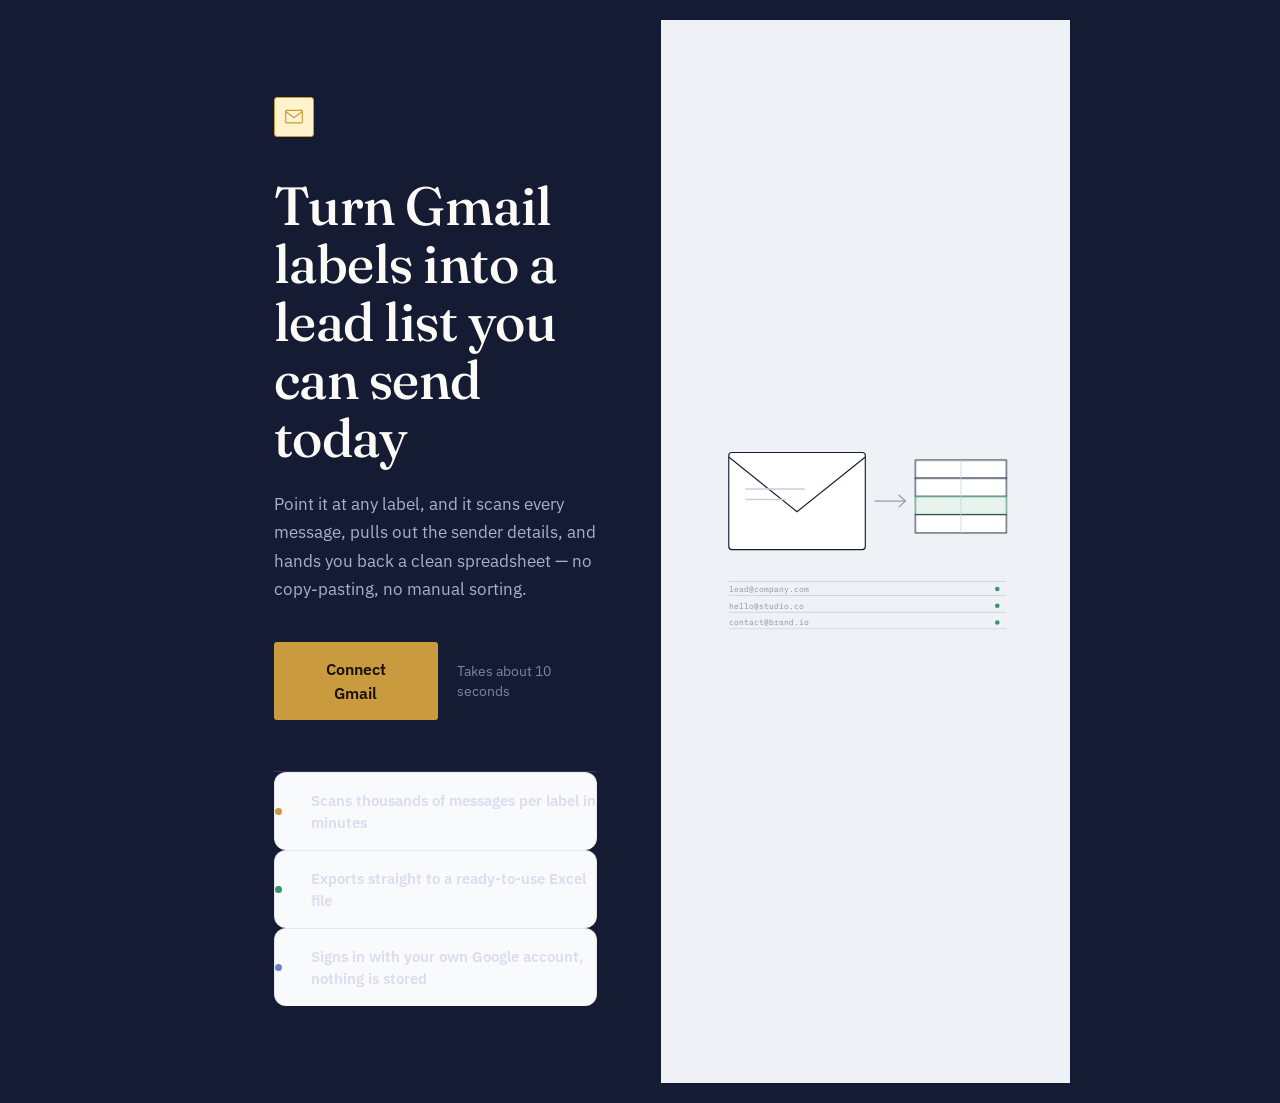
<file: templates/index.html>
<!DOCTYPE html>
<html lang="en">

<head>

    <meta charset="UTF-8">

    <meta name="viewport"
          content="width=device-width, initial-scale=1.0">

    <title>Gmail Lead Extractor</title>

    <link href="https://cdn.jsdelivr.net/npm/bootstrap@5.3.3/dist/css/bootstrap.min.css"
          rel="stylesheet">

    <link rel="stylesheet"
          href="/static/style.css">

    <link rel="preconnect" href="https://fonts.googleapis.com">
    <link rel="preconnect" href="https://fonts.gstatic.com" crossorigin>
    <link href="https://fonts.googleapis.com/css2?family=Fraunces:opsz,wght@9..144,400;9..144,500;9..144,600&family=IBM+Plex+Mono:wght@400;500;600&family=IBM+Plex+Sans:wght@400;500;600&display=swap" rel="stylesheet">

    <style>

        :root {
            --ink: #141b33;
            --ink-soft: #232d4d;
            --paper: #eef1f5;
            --paper-line: rgba(238, 241, 245, 0.14);
            --gold: #c99a3e;
            --green: #3a9370;
            --muted: #a9b1c6;
        }

        * { box-sizing: border-box; }

        html, body {
            margin: 0;
            padding: 0;
        }

        body {
            background: var(--ink);
            color: var(--paper);
            font-family: "IBM Plex Sans", -apple-system, sans-serif;
            min-height: 100vh;
        }

        .hero-container {
            min-height: 100vh;
            display: grid;
            grid-template-columns: 1.05fr 0.95fr;
            align-items: stretch;
        }

        .hero-copy {
            display: flex;
            flex-direction: column;
            justify-content: center;
            padding: 6vw 5vw;
            max-width: 640px;
        }

        .mark {
            width: 40px;
            height: 40px;
            border: 1.5px solid var(--gold);
            border-radius: 3px;
            display: flex;
            align-items: center;
            justify-content: center;
            margin-bottom: 2.5rem;
        }

        .mark svg { width: 20px; height: 20px; display: block; }

        h1.headline {
            font-family: "Fraunces", Georgia, serif;
            font-optical-sizing: auto;
            font-weight: 500;
            font-size: clamp(2.4rem, 4.2vw, 3.6rem);
            line-height: 1.08;
            letter-spacing: -0.01em;
            margin: 0 0 1.4rem 0;
            color: #fbfaf7;
        }

        .lede {
            font-size: 1.08rem;
            line-height: 1.65;
            color: var(--muted);
            max-width: 46ch;
            margin: 0 0 2.4rem 0;
        }

        .cta-row {
            display: flex;
            align-items: center;
            gap: 1.2rem;
            margin-bottom: 3.2rem;
        }

        .btn-connect {
            background: var(--gold);
            color: #171008;
            border: none;
            font-family: "IBM Plex Sans", sans-serif;
            font-weight: 600;
            font-size: 1rem;
            padding: 0.95rem 2.1rem;
            border-radius: 3px;
            cursor: pointer;
            transition: transform 0.15s ease, background 0.15s ease;
        }

        .btn-connect:hover {
            background: #d9ab52;
            transform: translateY(-1px);
        }

        .btn-connect:focus-visible {
            outline: 2px solid #fff;
            outline-offset: 3px;
        }

        .cta-note {
            font-size: 0.85rem;
            color: #7d869c;
        }

        .feature-list {
            display: flex;
            flex-direction: column;
            gap: 0;
            border-top: 1px solid var(--paper-line);
        }

        .feature-list .feature-box {
            display: grid;
            grid-template-columns: 22px 1fr;
            align-items: baseline;
            gap: 0.9rem;
            padding: 0.95rem 0;
            border-bottom: 1px solid var(--paper-line);
            font-size: 0.95rem;
            color: #d9dded;
        }

        .feature-box .dot {
            width: 7px;
            height: 7px;
            border-radius: 50%;
            align-self: center;
        }

        .feature-box:nth-child(1) .dot { background: var(--gold); }
        .feature-box:nth-child(2) .dot { background: var(--green); }
        .feature-box:nth-child(3) .dot { background: #6d7fd6; }

        /* --- illustration panel --- */

        .hero-visual {
            position: relative;
            background: var(--paper);
            overflow: hidden;
            display: flex;
            align-items: center;
            justify-content: center;
        }

        .hero-visual svg {
            width: 78%;
            height: auto;
            max-width: 460px;
        }

        @media (max-width: 900px) {
            .hero-container {
                grid-template-columns: 1fr;
            }
            .hero-visual {
                min-height: 320px;
                order: -1;
            }
            .hero-copy {
                padding: 10vw 6vw;
                max-width: none;
            }
        }

        @media (prefers-reduced-motion: no-preference) {
            .grid-cell {
                animation: rise 0.5s ease both;
            }
        }

        @keyframes rise {
            from { opacity: 0; transform: translateY(6px); }
            to   { opacity: 1; transform: translateY(0); }
        }

    </style>

</head>

<body>

<div class="hero-container">

    <div class="hero-copy">

        <div class="mark">
            <svg viewBox="0 0 24 24" fill="none" xmlns="http://www.w3.org/2000/svg">
                <path d="M2 5.5L12 13L22 5.5" stroke="#c99a3e" stroke-width="1.4"/>
                <rect x="2" y="4" width="20" height="15" rx="1" stroke="#c99a3e" stroke-width="1.4"/>
            </svg>
        </div>

        <h1 class="headline">
            Turn Gmail labels into a lead list you can send today
        </h1>

        <p class="lede">
            Point it at any label, and it scans every message, pulls out the
            sender details, and hands you back a clean spreadsheet &mdash;
            no copy-pasting, no manual sorting.
        </p>

        <div class="cta-row">
            <a href="/connect">
                <button class="btn-connect">
                    Connect Gmail
                </button>
            </a>
            <span class="cta-note">Takes about 10 seconds</span>
        </div>

        <div class="feature-list">

            <div class="feature-box">
                <span class="dot"></span>
                <span>Scans thousands of messages per label in minutes</span>
            </div>

            <div class="feature-box">
                <span class="dot"></span>
                <span>Exports straight to a ready-to-use Excel file</span>
            </div>

            <div class="feature-box">
                <span class="dot"></span>
                <span>Signs in with your own Google account, nothing is stored</span>
            </div>

        </div>

    </div>

    <div class="hero-visual">

        <svg viewBox="0 0 420 380" fill="none" xmlns="http://www.w3.org/2000/svg">

            <!-- envelope -->
            <rect x="30" y="60" width="180" height="128" rx="4" fill="#ffffff" stroke="#141b33" stroke-width="1.5"/>
            <path d="M30 66L120 138L210 66" stroke="#141b33" stroke-width="1.5" fill="none"/>

            <!-- arrow -->
            <path d="M222 124H262" stroke="#8b93a8" stroke-width="1.5"/>
            <path d="M254 116L263 124L254 132" stroke="#8b93a8" stroke-width="1.5" fill="none"/>

            <!-- spreadsheet grid, cells "rising" from the envelope -->
            <g>
                <rect class="grid-cell" x="276" y="70" width="120" height="24" fill="#ffffff" stroke="#141b33" stroke-width="1.2"/>
                <rect class="grid-cell" x="276" y="94" width="120" height="24" fill="#ffffff" stroke="#141b33" stroke-width="1.2" style="animation-delay:.08s"/>
                <rect class="grid-cell" x="276" y="118" width="120" height="24" fill="#e9f3ee" stroke="#3a9370" stroke-width="1.4" style="animation-delay:.16s"/>
                <rect class="grid-cell" x="276" y="142" width="120" height="24" fill="#ffffff" stroke="#141b33" stroke-width="1.2" style="animation-delay:.24s"/>
                <line x1="336" y1="70" x2="336" y2="166" stroke="#c7cede" stroke-width="1"/>
            </g>

            <!-- mail slip lines inside envelope -->
            <line x1="52" y1="108" x2="130" y2="108" stroke="#c7cede" stroke-width="2"/>
            <line x1="52" y1="122" x2="105" y2="122" stroke="#c7cede" stroke-width="2"/>

            <!-- ledger baseline -->
            <line x1="30" y1="230" x2="396" y2="230" stroke="#c7cede" stroke-width="1"/>
            <rect x="30" y="248" width="366" height="1" fill="#c7cede"/>
            <rect x="30" y="270" width="366" height="1" fill="#c7cede"/>
            <rect x="30" y="292" width="366" height="1" fill="#c7cede"/>
            <text x="30" y="244" font-family="IBM Plex Mono" font-size="11" fill="#8b93a8">lead@company.com</text>
            <text x="30" y="266" font-family="IBM Plex Mono" font-size="11" fill="#8b93a8">hello@studio.co</text>
            <text x="30" y="288" font-family="IBM Plex Mono" font-size="11" fill="#8b93a8">contact@brand.io</text>
            <circle cx="384" cy="240" r="3" fill="#3a9370"/>
            <circle cx="384" cy="262" r="3" fill="#3a9370"/>
            <circle cx="384" cy="284" r="3" fill="#3a9370"/>

        </svg>

    </div>

</div>

</body>

</html>
</file>
<file: static/style.css>
body {

    background: linear-gradient(
        135deg,
        #eef2ff,
        #f8fafc
    );

    min-height: 100vh;

    font-family:
        Inter,
        Arial,
        sans-serif;

    display: flex;

    justify-content: center;

    align-items: center;
}

.hero-container {

    width: 100%;

    max-width: 900px;

    padding: 20px;
}

.main-card {

    border: none;

    border-radius: 25px;

    background: white;
}

.logo-circle {

    width: 90px;

    height: 90px;

    background: #2563eb;

    color: white;

    border-radius: 50%;

    display: flex;

    align-items: center;

    justify-content: center;

    margin: auto;

    font-size: 42px;
}

.feature-row {

    display: flex;

    justify-content: center;

    gap: 15px;

    flex-wrap: wrap;

    margin-top: 30px;
}

.feature-box {

    background: #f8fafc;

    padding: 15px 20px;

    border-radius: 12px;

    font-weight: 600;

    border: 1px solid #e5e7eb;
}

.btn-primary {

    border-radius: 12px;

    padding-top: 12px;

    padding-bottom: 12px;

    font-weight: 600;
}

.btn-primary:hover {

    transform: translateY(-2px);

    transition: .2s;
}

/* Dashboard page styles */

.stats-grid {

    display: grid;

    grid-template-columns: repeat(4, 1fr);

    gap: 16px;

    margin-top: 24px;
}

@media (max-width: 768px) {

    .stats-grid {

        grid-template-columns: repeat(2, 1fr);
    }
}

.stat-card {

    background: #f8fafc;

    border: 1px solid #e5e7eb;

    border-radius: 14px;

    padding: 18px 16px;

    text-align: center;

    transition: transform .15s ease, box-shadow .15s ease;
}

.stat-card:hover {

    transform: translateY(-2px);

    box-shadow: 0 6px 16px rgba(37, 99, 235, 0.08);
}

.stat-card h3 {

    font-size: 12px;

    font-weight: 600;

    text-transform: uppercase;

    letter-spacing: .04em;

    color: #64748b;

    margin: 0 0 8px;
}

.stat-card p {

    font-size: 22px;

    font-weight: 700;

    color: #1e293b;

    margin: 0;
}

.label-progress {

    margin-top: 24px;

    background: #f8fafc;

    border: 1px solid #e5e7eb;

    border-radius: 14px;

    padding: 16px 20px;
}

.label-progress h4 {

    font-size: 14px;

    font-weight: 600;

    color: #334155;

    margin: 0 0 10px;
}

.small-bar {

    width: 100%;

    height: 10px;

    background: #e2e8f0;

    border-radius: 999px;

    overflow: hidden;
}

.small-fill {

    height: 100%;

    width: 0%;

    background: #2563eb;

    border-radius: 999px;

    transition: width .3s ease;
}

.label-progress p {

    margin: 8px 0 0;

    font-size: 13px;

    font-weight: 600;

    color: #64748b;

    text-align: right;
}

.label-container {

    max-height: 240px;

    overflow-y: auto;

    border: 1px solid #e5e7eb;

    border-radius: 12px;

    padding: 12px;
}

.label-item {

    padding: 6px 4px;
}
</file>
